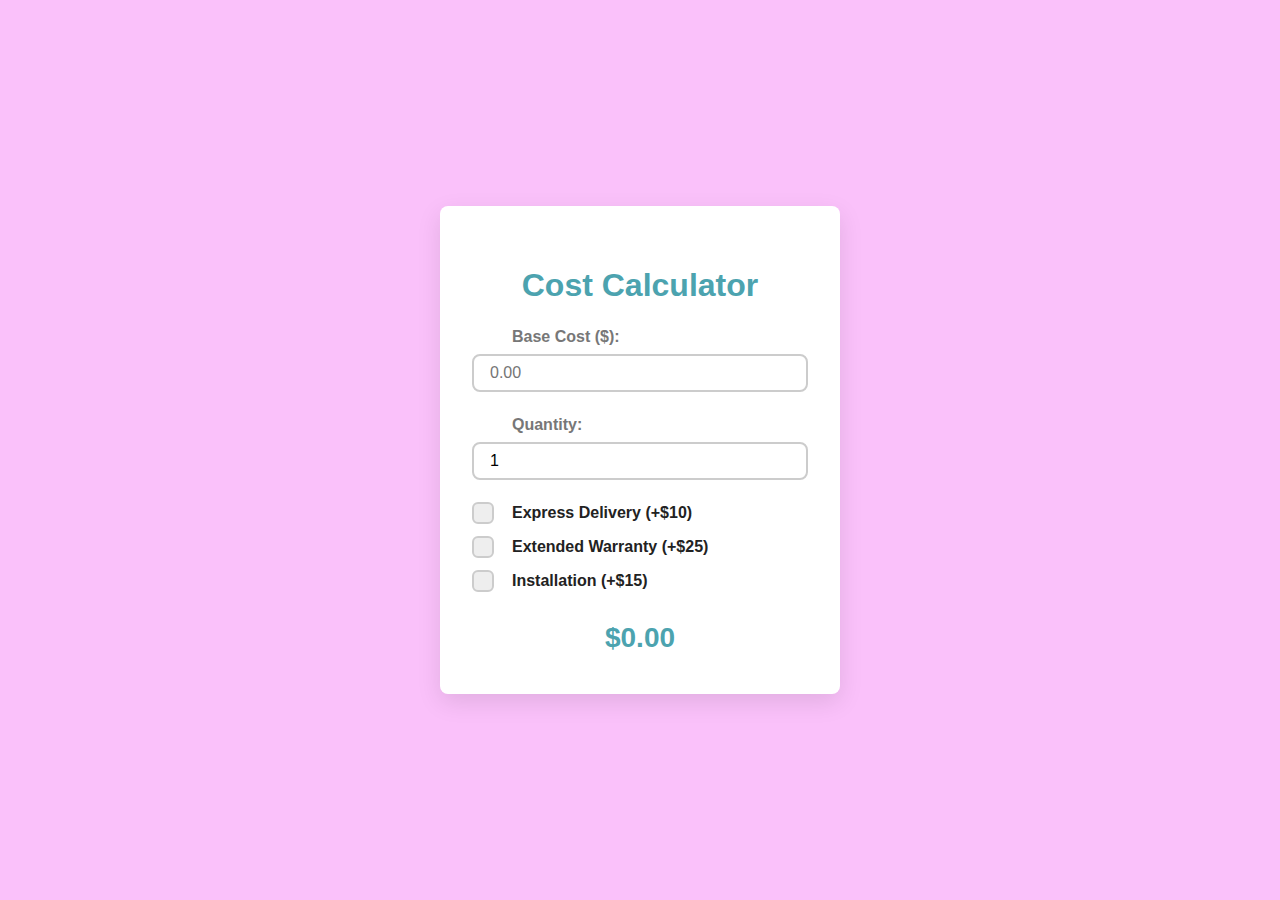
<file: Nekludova/cost/index.html>
<!DOCTYPE html>
<html lang="en">
  <head>
    <meta charset="UTF-8" />
    <meta name="viewport" content="width=device-width, initial-scale=1" />
    <title>Cost Calculator</title>
    <style>
      :root {
        --clr-primary: #4ca3af;
        --clr-bg: #fac1fa;
        --clr-dark: #222;
        --clr-light: #fff;
        --clr-muted: #777;
        --transition: 0.3s ease;
        --border-radius: 8px;
        --font-family: "Segoe UI", Tahoma, Geneva, Verdana, sans-serif;
      }

      * {
        box-sizing: border-box;
      }

      body {
        margin: 0;
        background: var(--clr-bg);
        font-family: var(--font-family);
        display: flex;
        justify-content: center;
        align-items: center;
        min-height: 100vh;
        padding: 2rem;
      }

      .calculator {
        background: var(--clr-light);
        border-radius: var(--border-radius);
        box-shadow: 0 8px 24px rgb(0 0 0 / 0.1);
        max-width: 400px;
        width: 100%;
        padding: 2.5rem 2rem;
      }

      h1 {
        text-align: center;
        color: var(--clr-primary);
        margin-bottom: 1.5rem;
        font-weight: 700;
      }

      .options {
        display: grid;
        gap: 1rem;
        margin-bottom: 2rem;
      }

      label {
        display: flex;
        align-items: center;
        cursor: pointer;
        position: relative;
        padding-left: 2.5rem;
        color: var(--clr-dark);
        font-weight: 600;
        user-select: none;
        transition: color var(--transition);
      }

      label:hover {
        color: var(--clr-primary);
      }

      /* Hide native checkbox */
      input[type="checkbox"] {
        position: absolute;
        opacity: 0;
        cursor: pointer;
      }

      /* Custom checkmark box */
      .checkmark {
        position: absolute;
        left: 0;
        top: 50%;
        transform: translateY(-50%);
        height: 22px;
        width: 22px;
        background-color: #eee;
        border-radius: 6px;
        border: 2px solid #ccc;
        transition: background-color var(--transition),
          border-color var(--transition);
      }

      label:hover .checkmark {
        border-color: var(--clr-primary);
      }

      input[type="checkbox"]:checked + .checkmark {
        background-color: var(--clr-primary);
        border-color: var(--clr-primary);
      }

      /* Checkmark icon */
      .checkmark svg {
        position: absolute;
        top: 50%;
        left: 50%;
        width: 16px;
        height: 16px;
        fill: none;
        stroke: var(--clr-light);
        stroke-width: 3;
        stroke-linecap: round;
        stroke-linejoin: round;
        transform: translate(-50%, -50%) scale(0);
        transition: transform var(--transition) ease;
      }

      input[type="checkbox"]:checked + .checkmark svg {
        transform: translate(-50%, -50%) scale(1);
      }

      .input-group {
        display: flex;
        flex-direction: column;
        margin-bottom: 1.5rem;
      }

      .input-group label {
        font-weight: 600;
        margin-bottom: 0.5rem;
        color: var(--clr-muted);
      }

      .input-group input[type="number"] {
        padding: 0.5rem 1rem;
        border-radius: var(--border-radius);
        border: 2px solid #ccc;
        font-size: 1rem;
        transition: border-color var(--transition);
      }

      .input-group input[type="number"]:focus {
        outline: none;
        border-color: var(--clr-primary);
        box-shadow: 0 0 8px rgb(76 175 80 / 0.4);
      }

      .result {
        text-align: center;
        font-size: 1.75rem;
        font-weight: 700;
        color: var(--clr-primary);
      }

      @media (prefers-color-scheme: dark) {
        body {
          background: #121212;
          color: var(--clr-light);
        }
        .calculator {
          background: #1e1e1e;
          box-shadow: 0 8px 24px rgb(0 0 0 / 0.8);
        }
        label {
          color: var(--clr-light);
        }
        .input-group label {
          color: #aaa;
        }
        .input-group input[type="number"] {
          background: #2a2a2a;
          color: var(--clr-light);
          border-color: #555;
        }
        .input-group input[type="number"]:focus {
          border-color: var(--clr-primary);
          box-shadow: 0 0 8px rgb(76 175 80 / 0.7);
        }
        .checkmark {
          background-color: #333;
          border-color: #555;
        }
      }
    </style>
  </head>
  <body>
    <form class="calculator" id="costCalc" novalidate>
      <h1>Cost Calculator</h1>

      <div class="input-group">
        <label for="baseCost">Base Cost ($):</label>
        <input
          type="number"
          id="baseCost"
          name="baseCost"
          min="0"
          step="0.01"
          placeholder="0.00"
          required
        />
      </div>

      <div class="input-group">
        <label for="quantity">Quantity:</label>
        <input
          type="number"
          id="quantity"
          name="quantity"
          min="1"
          step="1"
          value="1"
          required
        />
      </div>

      <div class="options" aria-label="Additional services and fees">
        <label for="service1">
          <input type="checkbox" id="service1" name="services" value="10" />
          <span class="checkmark" aria-hidden="true">
            <svg viewBox="0 0 24 24" aria-hidden="true">
              <polyline points="20 6 9 17 4 12"></polyline>
            </svg>
          </span>
          Express Delivery (+$10)
        </label>

        <label for="service2">
          <input type="checkbox" id="service2" name="services" value="25" />
          <span class="checkmark" aria-hidden="true">
            <svg viewBox="0 0 24 24" aria-hidden="true">
              <polyline points="20 6 9 17 4 12"></polyline>
            </svg>
          </span>
          Extended Warranty (+$25)
        </label>

        <label for="service3">
          <input type="checkbox" id="service3" name="services" value="15" />
          <span class="checkmark" aria-hidden="true">
            <svg viewBox="0 0 24 24" aria-hidden="true">
              <polyline points="20 6 9 17 4 12"></polyline>
            </svg>
          </span>
          Installation (+$15)
        </label>
      </div>

      <div class="result" aria-live="polite" id="totalCost">$0.00</div>
    </form>

    <script>
      (() => {
        const form = document.getElementById("costCalc");
        const baseCostInput = form.baseCost;
        const quantityInput = form.quantity;
        const serviceCheckboxes = form.querySelectorAll(
          'input[name="services"]'
        );
        const totalCostEl = document.getElementById("totalCost");

        // Format number as USD currency
        const formatCurrency = (val) =>
          val.toLocaleString("en-US", { style: "currency", currency: "USD" });

        // Calculate total cost based on inputs
        function calculate() {
          let baseCost = parseFloat(baseCostInput.value);
          let qty = parseInt(quantityInput.value, 10);

          if (isNaN(baseCost) || baseCost < 0) baseCost = 0;
          if (isNaN(qty) || qty < 1) qty = 1;

          let servicesTotal = 0;
          serviceCheckboxes.forEach((cb) => {
            if (cb.checked) servicesTotal += parseFloat(cb.value);
          });

          // Total = (baseCost * quantity) + sum of selected services
          const total = baseCost * qty + servicesTotal;

          totalCostEl.textContent = formatCurrency(total);
        }

        // Event delegation for inputs
        form.addEventListener("input", (e) => {
          if (
            e.target === baseCostInput ||
            e.target === quantityInput ||
            (e.target.name === "services" && e.target.type === "checkbox")
          ) {
            calculate();
          }
        });

        // Initialize display
        calculate();
      })();
    </script>
  </body>
</html>
</file>
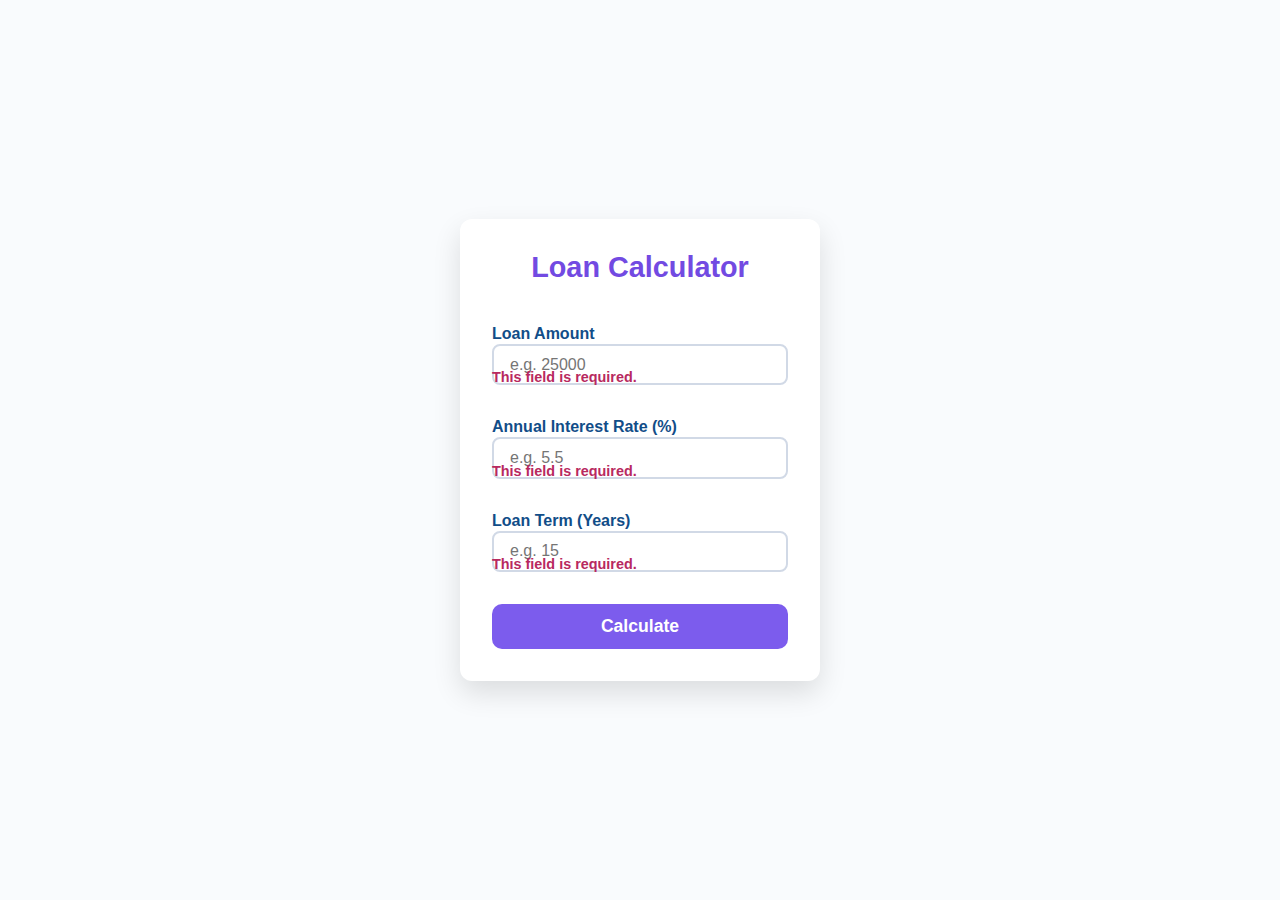
<file: Nekludova/Loan/index.html>
<!DOCTYPE html>
<html lang="en">
  <head>
    <meta charset="UTF-8" />
    <meta name="viewport" content="width=device-width, initial-scale=1" />
    <title>Loan Calculator</title>
    <style>
      :root {
        --primary: #724ae2;
        --secondary: #50c878;
        --bg: #f9fbfd;
        --text: #114d88;
        --success: #27ae60;
        --danger: #b82960;
        --font: "Segoe UI", Tahoma, Geneva, Verdana, sans-serif;
      }
      * {
        box-sizing: border-box;
      }
      body {
        margin: 0;
        padding: 0;
        font-family: var(--font);
        background: var(--bg);
        color: var(--text);
        display: flex;
        justify-content: center;
        align-items: center;
        min-height: 100vh;
        user-select: none;
      }
      .calculator {
        background: #fff;
        border-radius: 12px;
        box-shadow: 0 12px 28px rgba(0, 0, 0, 0.12);
        width: 360px;
        padding: 2rem;
        display: grid;
        grid-gap: 1.5rem;
      }
      h1 {
        margin: 0 0 1rem 0;
        font-weight: 700;
        font-size: 1.8rem;
        color: var(--primary);
        text-align: center;
      }
      label {
        font-weight: 600;
        display: flex;
        justify-content: space-between;
        align-items: center;
      }
      input[type="number"] {
        width: 100%;
        padding: 0.6rem 1rem;
        font-size: 1rem;
        border-radius: 8px;
        border: 2px solid #d1d9e6;
        transition: border-color 0.3s;
        outline-offset: 2px;
      }
      input[type="number"]:focus {
        border-color: var(--primary);
        outline: none;
      }
      .checkmark {
        width: 20px;
        height: 20px;
        border-radius: 50%;
        border: 2px solid var(--secondary);
        position: relative;
        flex-shrink: 0;
        margin-left: 0.5rem;
        opacity: 0;
        transition: opacity 0.3s ease;
      }
      .checkmark svg {
        position: absolute;
        top: 2px;
        left: 2px;
        fill: none;
        stroke: var(--secondary);
        stroke-width: 3;
        stroke-linecap: round;
        stroke-linejoin: round;
      }
      input.valid + .checkmark {
        opacity: 1;
      }
      button {
        background: var(--primary);
        color: #fff;
        border: none;
        padding: 0.75rem;
        font-size: 1.1rem;
        font-weight: 700;
        border-radius: 10px;
        cursor: pointer;
        box-shadow: 0 6px 12px rgba(74, 144, 226, 0.4);
        transition: background-color 0.3s ease;
      }
      button:disabled {
        background: #7c5ced;
        cursor: not-allowed;
        box-shadow: none;
      }
      button:hover:not(:disabled) {
        background: #3d7fcc;
      }
      .result {
        background: #eaf6ff;
        border-radius: 10px;
        padding: 1rem 1.5rem;
        font-weight: 600;
        font-size: 1.1rem;
        color: var(--text);
        user-select: text;
      }
      .result span {
        font-weight: 700;
        color: var(--secondary);
      }
      .error {
        color: var(--danger);
        font-size: 0.9rem;
        font-weight: 600;
        margin-top: -1rem;
        margin-bottom: 0.5rem;
      }
    </style>
  </head>
  <body>
    <form class="calculator" id="loanCalc" novalidate>
      <h1>Loan Calculator</h1>

      <div>
        <label for="amount">
          Loan Amount
          <div class="checkmark" aria-hidden="true">
            <svg viewBox="0 0 24 24"><polyline points="20 6 9 17 4 12" /></svg>
          </div>
        </label>
        <input
          type="number"
          id="amount"
          name="amount"
          min="1000"
          max="1000000"
          step="100"
          placeholder="e.g. 25000"
          required
        />
        <div class="error" id="amountError" aria-live="polite"></div>
      </div>

      <div>
        <label for="interest">
          Annual Interest Rate (%)
          <div class="checkmark" aria-hidden="true">
            <svg viewBox="0 0 24 24"><polyline points="20 6 9 17 4 12" /></svg>
          </div>
        </label>
        <input
          type="number"
          id="interest"
          name="interest"
          min="0.01"
          max="100"
          step="0.01"
          placeholder="e.g. 5.5"
          required
        />
        <div class="error" id="interestError" aria-live="polite"></div>
      </div>

      <div>
        <label for="years">
          Loan Term (Years)
          <div class="checkmark" aria-hidden="true">
            <svg viewBox="0 0 24 24"><polyline points="20 6 9 17 4 12" /></svg>
          </div>
        </label>
        <input
          type="number"
          id="years"
          name="years"
          min="1"
          max="50"
          step="1"
          placeholder="e.g. 15"
          required
        />
        <div class="error" id="yearsError" aria-live="polite"></div>
      </div>

      <button type="submit" id="calculate" disabled>Calculate</button>

      <div class="result" aria-live="polite" id="result" hidden></div>
    </form>

    <script>
      (() => {
        const form = document.getElementById("loanCalc");
        const amountInput = form.amount;
        const interestInput = form.interest;
        const yearsInput = form.years;
        const calcBtn = form.querySelector("button[type=submit]");
        const resultEl = document.getElementById("result");

        const errors = {
          amount: document.getElementById("amountError"),
          interest: document.getElementById("interestError"),
          years: document.getElementById("yearsError"),
        };

        // Validate individual input and toggle checkmark + error message
        function validateInput(input, min, max, name) {
          const val = parseFloat(input.value);
          let valid = true;
          let message = "";

          if (isNaN(val)) {
            valid = false;
            message = "This field is required.";
          } else if (val < min) {
            valid = false;
            message = `Must be ≥ ${min}${name === "interest" ? "%" : ""}.`;
          } else if (val > max) {
            valid = false;
            message = `Must be ≤ ${max}${name === "interest" ? "%" : ""}.`;
          }

          if (valid) {
            input.classList.add("valid");
            errors[name].textContent = "";
          } else {
            input.classList.remove("valid");
            errors[name].textContent = message;
          }
          return valid;
        }

        // Check all inputs for enabling submit
        function checkFormValidity() {
          const isAmountValid = validateInput(
            amountInput,
            1000,
            1000000,
            "amount"
          );
          const isInterestValid = validateInput(
            interestInput,
            0.01,
            100,
            "interest"
          );
          const isYearsValid = validateInput(yearsInput, 1, 50, "years");

          calcBtn.disabled = !(
            isAmountValid &&
            isInterestValid &&
            isYearsValid
          );
          if (calcBtn.disabled) resultEl.hidden = true;
        }

        // Calculate monthly payment, total payment, total interest
        function calculateLoan(amount, annualRate, years) {
          const principal = amount;
          const monthlyRate = annualRate / 100 / 12;
          const payments = years * 12;

          // Amortization formula: M = P * r(1+r)^n / ((1+r)^n - 1)
          let monthlyPayment;
          if (monthlyRate === 0) {
            monthlyPayment = principal / payments;
          } else {
            monthlyPayment =
              (principal * monthlyRate * Math.pow(1 + monthlyRate, payments)) /
              (Math.pow(1 + monthlyRate, payments) - 1);
          }
          const totalPayment = monthlyPayment * payments;
          const totalInterest = totalPayment - principal;

          return {
            monthlyPayment,
            totalPayment,
            totalInterest,
          };
        }

        // Format numbers as currency
        function formatCurrency(num) {
          return num.toLocaleString("en-US", {
            style: "currency",
            currency: "USD",
          });
        }

        // Event listeners for real-time validation
        [amountInput, interestInput, yearsInput].forEach((input) => {
          input.addEventListener("input", () => {
            validateInput(
              input,
              input === amountInput ? 1000 : input === interestInput ? 0.01 : 1,
              input === amountInput
                ? 1000000
                : input === interestInput
                ? 100
                : 50,
              input.name
            );
            checkFormValidity();
          });
          input.addEventListener("blur", () => {
            // trim trailing zeros on interest input
            if (
              input === interestInput &&
              input.validity.valid &&
              input.value
            ) {
              input.value = parseFloat(input.value).toFixed(2);
            }
          });
        });

        // Form submission handler
        form.addEventListener("submit", (e) => {
          e.preventDefault();

          if (calcBtn.disabled) return;

          const amount = parseFloat(amountInput.value);
          const interest = parseFloat(interestInput.value);
          const years = parseInt(yearsInput.value, 10);

          const { monthlyPayment, totalPayment, totalInterest } = calculateLoan(
            amount,
            interest,
            years
          );

          // Display results with checkmarks for each value
          resultEl.innerHTML = `
        <p><strong>Monthly Payment:</strong> <span>${formatCurrency(
          monthlyPayment
        )}</span></p>
        <p><strong>Total Payment:</strong> <span>${formatCurrency(
          totalPayment
        )}</span></p>
        <p><strong>Total Interest:</strong> <span>${formatCurrency(
          totalInterest
        )}</span></p>
      `;
          resultEl.hidden = false;
        });

        // Initial validation state
        checkFormValidity();
      })();
    </script>
  </body>
</html>
</file>
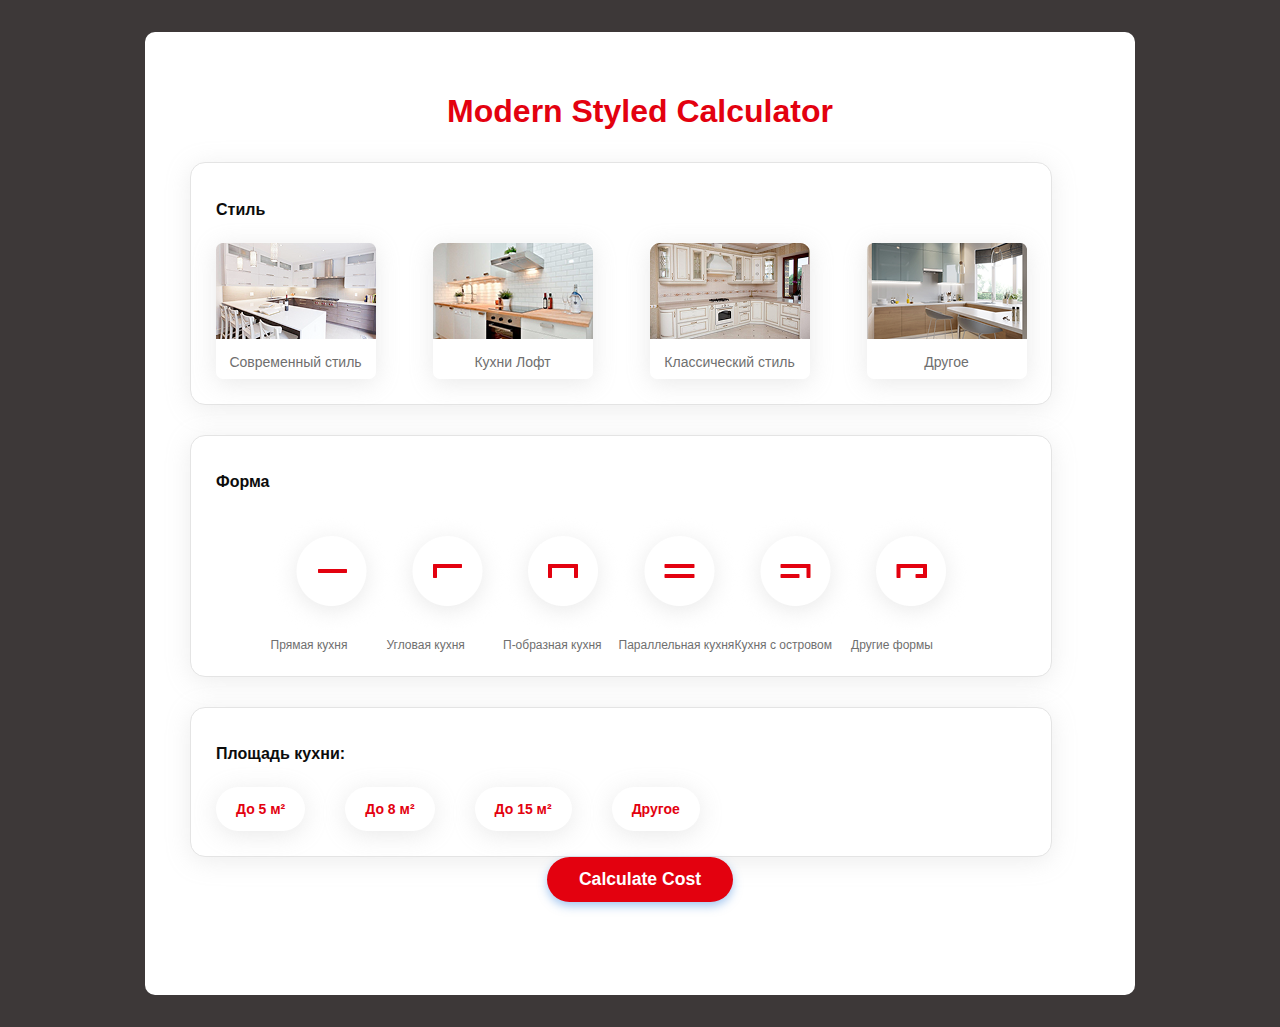
<file: Nekludova/maket1/index.html>
<!DOCTYPE html>
<html lang="en">
  <head>
    <meta charset="UTF-8" />
    <meta name="viewport" content="width=device-width, initial-scale=1" />
    <title>Modern Styled Calculator</title>
    <link rel="stylesheet" href="style.css" />
  </head>
  <body>
    <div class="container">
      <h1>Modern Styled Calculator</h1>
      <form id="calcForm">
        <div class="row-one" role="radiogroup" aria-label="First row options">
          <h2>Стиль</h2>
          <div class="radio-cards">
            <label class="radio-card" tabindex="0">
              <input type="radio" name="option1" value="10" required />
              <div class="radio-custom">
                <img src="./image/kitchen1.png" alt="Hammer" />
                <div class="text">Современный стиль</div>
              </div>
            </label>
            <label class="radio-card" tabindex="0">
              <input type="radio" name="option1" value="20" />
              <div class="radio-custom">
                <img src="./image/kitchen2.png" alt="Screwdriver" />
                <div class="text">Кухни Лофт</div>
              </div>
            </label>
            <label class="radio-card" tabindex="0">
              <input type="radio" name="option1" value="15" />
              <div class="radio-custom">
                <img src="./image/kitchen3.png" alt="Wrench" />
                <div class="text">Классический стиль</div>
              </div>
            </label>
            <label class="radio-card" tabindex="0">
              <input type="radio" name="option1" value="25" />
              <div class="radio-custom">
                <img src="./image/kitchen4.png" alt="Drill" />
                <div class="text">Другое</div>
              </div>
            </label>
          </div>
        </div>

        <div class="row-two" role="radiogroup" aria-label="Second row options">
          <h2>Форма</h2>
          <div class="radio-cards2">
            <label class="radio-card2" tabindex="0">
              <input type="radio" name="option2" value="5" required />
              <div class="radio-custom2">
                <img src="./image/form1.png" alt="Bolt" />
                <div class="text2">Прямая кухня</div>
              </div>
            </label>
            <label class="radio-card2" tabindex="0">
              <input type="radio" name="option2" value="8" />
              <div class="radio-custom2">
                <img src="./image/form2.png" alt="Nail" />
                <div class="text2">Угловая кухня</div>
              </div>
            </label>
            <label class="radio-card2" tabindex="0">
              <input type="radio" name="option2" value="12" />
              <div class="radio-custom2">
                <img src="./image/form3.png" alt="Gear" />
                <div class="text2">П-образная кухня</div>
              </div>
            </label>
            <label class="radio-card2" tabindex="0">
              <input type="radio" name="option2" value="7" />
              <div class="radio-custom2">
                <img src="./image/form4.png" alt="Screw" />
                <div class="text2">Параллельная кухня</div>
              </div>
            </label>
            <label class="radio-card2" tabindex="0">
              <input type="radio" name="option2" value="9" />
              <div class="radio-custom2">
                <img src="./image/form5.png" alt="Wheel" />
                <div class="text2">Кухня с островом</div>
              </div>
            </label>
            <label class="radio-card2" tabindex="0">
              <input type="radio" name="option2" value="6" />
              <div class="radio-custom2">
                <img src="./image/form6.png" alt="Pipe" />
                <div class="text2">Другие формы</div>
              </div>
            </label>
          </div>
        </div>

        <div class="row-three" role="radiogroup" aria-label="Third row options">
          <h2>Площадь кухни:</h2>
          <div class="buttons">
            <label class="radio-card3" tabindex="0">
              <div class="radio-custom">
                <input type="radio" name="option3" value="30" required />
                <div class="text3">До 5 м²</div>
              </div>
            </label> 
            <label class="radio-card3" tabindex="0">
              <input type="radio" name="option3" value="40" />
              <div class="text3">До 8 м²</div>
            </label>
            <label class="radio-card3" tabindex="0">
              <input type="radio" name="option3" value="35" />
              <div class="text3">До 15 м²</div>
            </label>
            <label class="radio-card3" tabindex="0">
              <input type="radio" name="option3" value="45" />
              <div class="text3">Другое</div>
            </label>
          </div>
        </div>

        <button
          type="submit"
          class="calc-btn"
          aria-label="Calculate total cost"
        >
          Calculate Cost
        </button>
      </form>

      <div id="result" role="alert" aria-live="polite"></div>
    </div>

    <script>
      // Form submit handler to calculate cost based on selected radio buttons
      document.getElementById("calcForm").addEventListener("submit", (e) => {
        e.preventDefault();
        const form = e.target;

        // Get selected values from each group
        const opt1 = form.option1.value;
        const opt2 = form.option2.value;
        const opt3 = form.option3.value;

        // Calculate total cost
        const total = [+opt1, +opt2, +opt3].reduce((a, b) => a + b, 0);

        // Display result with currency formatting
        document.getElementById(
          "result"
        ).textContent = `Total Cost: $${total.toFixed(2)}`;
      });

      // Accessibility: Add keyboard focus styles and keyboard navigation for radio cards
      const radioCards = document.querySelectorAll("label.radio-card");
      radioCards.forEach((card) => {
        card.addEventListener("keydown", (e) => {
          if (e.key === " " || e.key === "Enter") {
            e.preventDefault();
            const input = card.querySelector("input[type=radio]");
            input.checked = true;
            input.dispatchEvent(new Event("change", { bubbles: true }));
            card.focus();
          }
        });
      });
    </script>
  </body>
</html>
</file>
<file: Nekludova/maket1/style.css>
:root {
  --primary-color: #e3010f;
  --primary-color-hover: #e3010f;
  --bg-color: #f9faff;
  --text-color: #6f6f6f;
  --radio-border: #ccc;
  --radio-checked-border: var(--primary-color);
}

body {
  margin: 2rem;
  font-family: "Segoe UI", Tahoma, Geneva, Verdana, sans-serif;
  background: rgba(7, 0, 0, 0.78);
  color: var(--text-color);
}

.container {
  margin: 0 auto;
  border-radius: 10px;
  padding: 40px 45px;
  max-width: 900px;
  background: #fff;
}
h1 {
  text-align: center;
  margin-bottom: 2rem;
  font-weight: 700;
  font-size: 2rem;
  color: var(--primary-color);
}

form {
  max-width: 900px;
  margin: 0 auto;
}

.row-one {
  border: 1px solid #e4e4e4;
  border-radius: 15px;
  padding: 25px;
  width: 810px;
  box-shadow: 0 4px 25px 0 rgba(184, 184, 184, 0.25);
  background: #fff;
}
.container h2 {
  font-weight: 600;
  font-size: 16px;
  line-height: 100%;
  color: #0c0c0c;
  margin-bottom: 25px;
}
.radio-cards {
  display: flex;
  justify-content: center;
  gap: 117px;
  flex-wrap: wrap;
}

.row-two {
  border: 1px solid #e4e4e4;
  border-radius: 15px;
  padding: 25px;
  width: 810px;
  box-shadow: 0 4px 25px 0 rgba(184, 184, 184, 0.25);
  background: #fff;
  margin: 30px 0;
}
.radio-cards2 {
  display: flex;
  justify-content: center;
  gap: 35px;
  flex-wrap: wrap;
}
label.radio-card2 {
  display: flex;
  flex-direction: column;
  align-items: center;
  cursor: pointer;
  width: 81px;
  user-select: none;
  position: relative;
}
label.radio-card2 .text2 {
  font-weight: 400;
  font-size: 12px;
  line-height: 100%;
  color: #6f6f6f;
}
label.radio-card .radio-custom {
  box-shadow: 0 4px 25px 0 rgba(164, 164, 164, 0.24);
  background: #fff;
}

label.radio-card {
  display: flex;
  flex-direction: column;
  align-items: center;
  cursor: pointer;
  width: 100px;
  user-select: none;
  position: relative;
}

label.radio-card input[type="radio"] {
  position: absolute;
  opacity: 0;
  transition: border-color 0.9s ease;
}

label.radio-card2 input[type="radio"] {
  position: absolute;
  opacity: 0;
}
label.radio-card3 input[type="radio"] {
  position: absolute;
  opacity: 0;
}

label.radio-card .radio-custom {
  padding-bottom: 10px;
  border-radius: 7px;
  box-shadow: 0 4px 25px 0 rgba(164, 164, 164, 0.24);
  background: #fff;
}

label input[type="radio"]:checked + .radio-custom {
  border-color: var(--radio-checked-border);
  box-shadow: 0 0 8px var(--primary-color);
}
label input[type="radio"]:checked + .radio-custom2 {
  border-color: var(--radio-checked-border);
  box-shadow: 0 0 8px var(--primary-color);
}
label input[type="radio"]:checked + .radio-custom {
  border-color: var(--radio-checked-border);
  box-shadow: 0 0 8px var(--primary-color);
}

label.radio-card .text {
  margin-top: 12px;
  font-size: 14px;
  color: var(--text-color);
  text-align: center;
  font-weight: 400;
  line-height: 100%;
}

/* 3rd row no text */

.row-three {
  border: 1px solid #e4e4e4;
  border-radius: 15px;
  padding: 25px;
  width: 810px;
  box-shadow: 0 4px 25px 0 rgba(184, 184, 184, 0.25);
  background: #fff;
}

.buttons {
  display: flex;
  gap: 40px;
}

.row-three .radio-card3 {
  border-radius: 25px;
  padding: 15px 20px;
  box-shadow: 0 4px 25px 0 rgba(164, 164, 164, 0.24);
  background: #ffffff;
  cursor: pointer;

  font-weight: 600;
  font-size: 14px;
  line-height: 100%;
  color: #e3010f;
}
label input[type="radio"]:checked + .radio-custom {
  border-color: var(--radio-checked-border);
  box-shadow: 0 0 8px var(--primary-color);
}



/* button */
button.calc-btn {
  display: block;
  margin: 0 auto;
  padding: 0.75rem 2rem;
  font-size: 1.1rem;
  font-weight: 700;
  background: var(--primary-color);
  color: white;
  border: none;
  border-radius: 30px;
  cursor: pointer;
  box-shadow: 0 4px 10px rgb(74 144 226 / 0.5);
  transition: background-color 0.3s ease;
}

button.calc-btn:hover {
  background: var(--primary-color-hover);
}

#result {
  max-width: 900px;
  margin: 1.5rem auto 0;
  font-size: 1.2rem;
  font-weight: 600;
  color: var(--primary-color);
  text-align: center;
  min-height: 1.5em;
}

@media (max-width: 600px) {
  .row {
    gap: 1rem;
  }
  label.radio-card {
    width: 80px;
  }
  label.radio-card .radio-custom {
    width: 80px;
    height: 80px;
  }
  label.radio-card img {
    max-width: 50px;
    max-height: 50px;
  }
}
</file>
